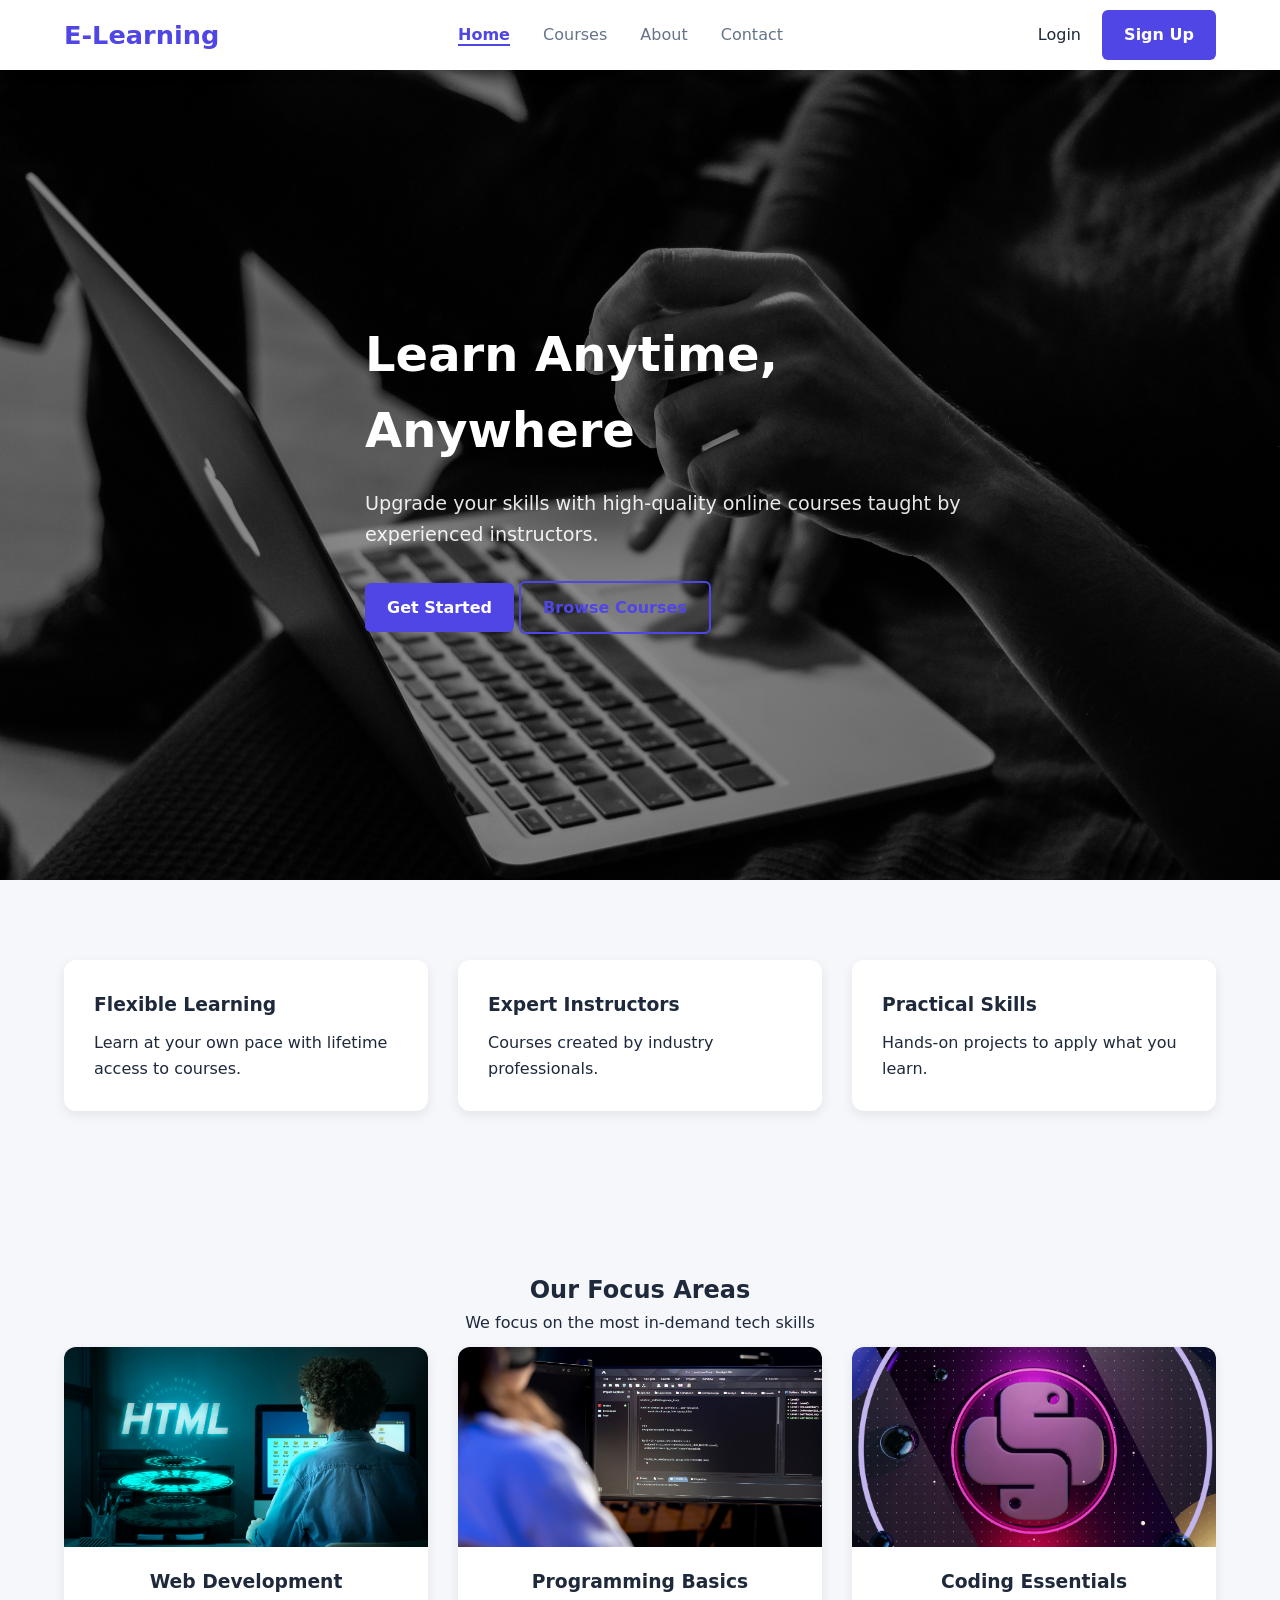
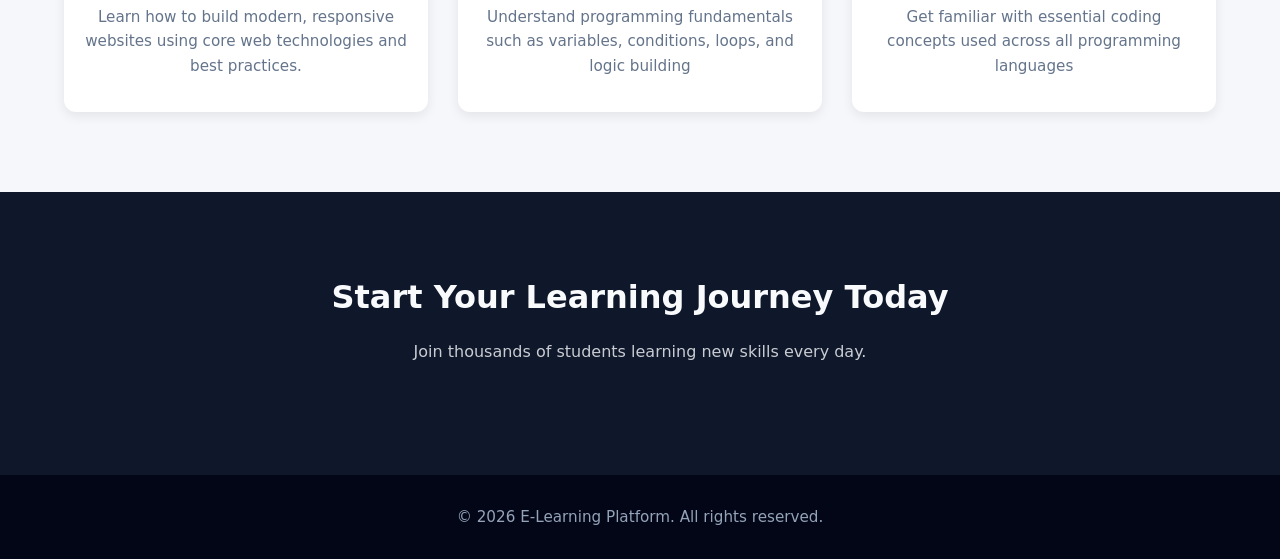
<file: index.html>
<!doctype html>
<html lang="en">
  <head>
    <meta charset="UTF-8" />
    <title>E-Learning Platform</title>
    <meta name="viewport" content="width=device-width, initial-scale=1.0" />

    <!-- Main Global Styles -->
    <link rel="stylesheet" href="css/style.css" />
  </head>
  <body>
    <!-- ================= header / nav_bar ================= -->
    <header class="site-header">
      <div class="container navbar">
        <a href="index.html" class="logo">E-Learning</a>

        <nav class="nav-links">
          <a href="index.html">Home</a>
          <a href="courses.html">Courses</a>
          <a href="about.html">About</a>
          <a href="contact.html">Contact</a>
        </nav>

        <div class="auth-links" id="authLinks">
          <a href="auth.html#registerForm" id="loginBtn">Login</a>
          <a href="auth.html#loginForm" id="registerBtn" class="btn btn-primary"
            >Sign Up</a
          >
        </div>
      </div>
    </header>

    <!-- ================= main content ================= -->
    <main>
      <!-- ================= hero ================= -->
      <section class="hero">
        <div class="container hero-content">
          <h1>Learn Anytime, Anywhere</h1>
          <p>
            Upgrade your skills with high-quality online courses taught by
            experienced instructors.
          </p>

          <div>
            <a href="auth.html" class="btn btn-primary">Get Started</a>
            <a href="courses.html" class="btn btn-outline">Browse Courses</a>
          </div>
        </div>
      </section>

      <!-- ================= features ================= -->
      <section class="section">
        <div class="container">
          <div class="features">
            <div class="feature-card">
              <h3>Flexible Learning</h3>
              <p>Learn at your own pace with lifetime access to courses.</p>
            </div>

            <div class="feature-card">
              <h3>Expert Instructors</h3>
              <p>Courses created by industry professionals.</p>
            </div>

            <div class="feature-card">
              <h3>Practical Skills</h3>
              <p>Hands-on projects to apply what you learn.</p>
            </div>
          </div>
        </div>
      </section>

      <!-- ================= Focus Areas ================= -->
      <section class="section">
        <div class="container text-center">
          <h2>Our Focus Areas</h2>
          <p class="text-muted focus">We focus on the most in-demand tech skills</p>

          <div class="course-grid">
            <div class="course-card">
              <img src="assets/images/html.jpg" alt="Web Development" />
              <div class="course-card-content">
                <h3>Web Development</h3>
                <p>
                  Learn how to build modern, responsive websites using core web
                  technologies and best practices.
                </p>
              </div>
            </div>

            <div class="course-card">
              <img src="assets/images/js.jpg" alt="Programming Basics" />
              <div class="course-card-content">
                <h3>Programming Basics</h3>
                <p>
                  Understand programming fundamentals such as variables,
                  conditions, loops, and logic building
                </p>
              </div>
            </div>

            <div class="course-card">
              <img src="assets/images/python.jpg" alt="Coding Essentials" />
              <div class="course-card-content">
                <h3>Coding Essentials</h3>
                <p>
                  Get familiar with essential coding concepts used across all
                  programming languages
                </p>
              </div>
            </div>
          </div>
        </div>
      </section>

      <!-- ================= cta ================= -->
      <section class="cta">
        <div class="container">
          <h2>Start Your Learning Journey Today</h2>
          <p>Join thousands of students learning new skills every day.</p>
        </div>
      </section>
    </main>

    <!-- =================footer ================= -->
    <footer>
      <p>© 2026 E-Learning Platform. All rights reserved.</p>
    </footer>
    <script src="js/auth.js"></script>
    <script src="js/main.js"></script>
  </body>
</html>
</file>
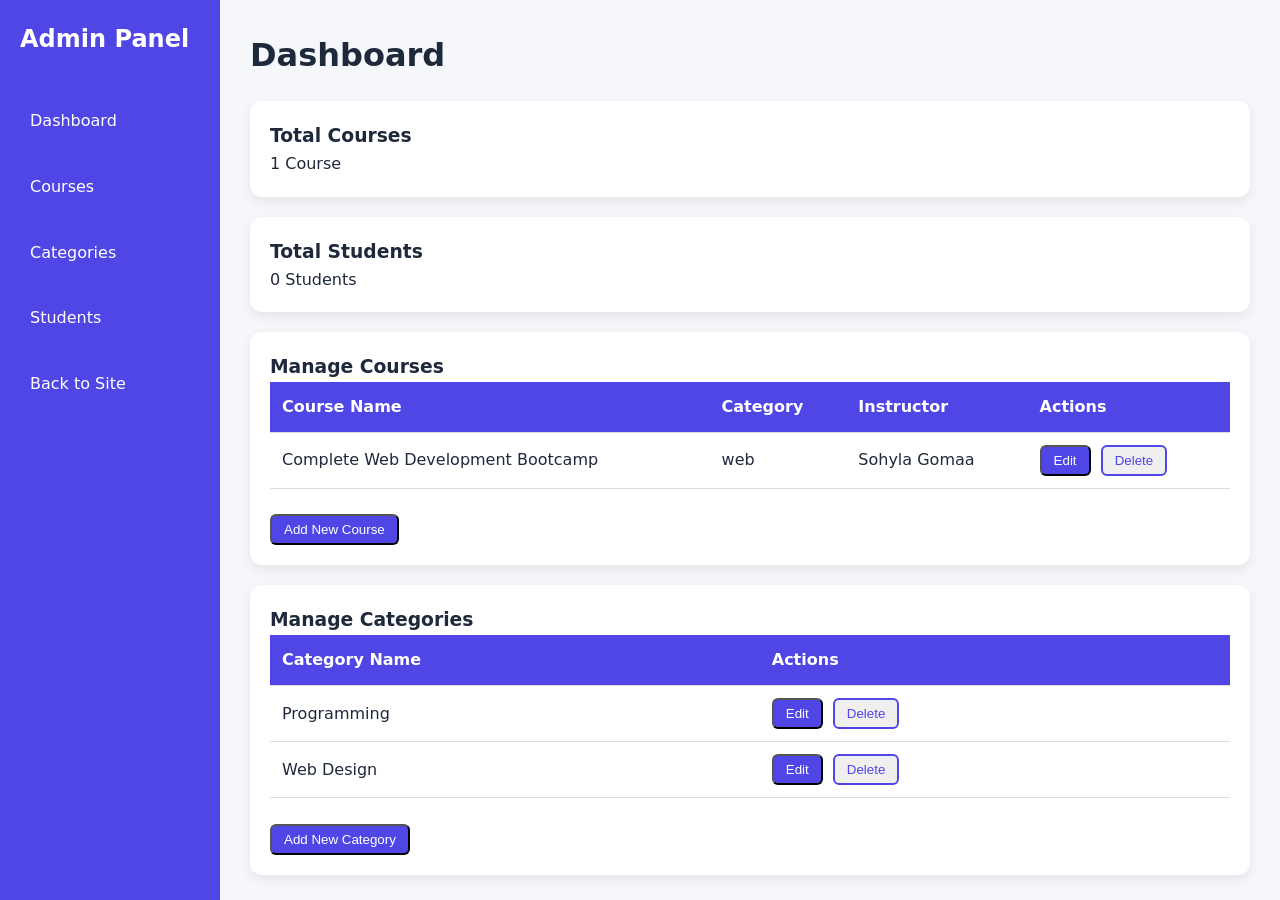
<file: admin.html>
<!doctype html>
<html lang="en">
  <head>
    <meta charset="UTF-8" />
    <title>Admin Dashboard - E-Learning</title>
    <meta name="viewport" content="width=device-width, initial-scale=1.0" />
    <link rel="stylesheet" href="css/style.css" />
    <link rel="stylesheet" href="css/admin.css" />
    <style>
      /* Simple admin dashboard styles */
      body {
        display: flex;
        min-height: 100vh;
        background: var(--bg-main);
        font-family: var(--font-main);
      }

      /* Sidebar */
      .sidebar {
        width: 220px;
        background: var(--primary);
        color: white;
        display: flex;
        flex-direction: column;
        padding: 20px;
      }

      .sidebar h2 {
        margin-bottom: 30px;
        font-size: 1.5rem;
      }

      .sidebar a {
        color: white;
        text-decoration: none;
        margin: 10px 0;
        font-weight: 500;
        padding: 10px;
        border-radius: var(--radius-sm);
        transition: var(--transition);
      }

      .sidebar a:hover {
        background: var(--primary-dark);
      }

      /* Main content */
      .main-content {
        flex: 1;
        padding: 30px;
      }

      .main-content h1 {
        margin-bottom: 20px;
      }

      /* Card style for dashboard items */
      .card {
        background: var(--bg-white);
        padding: 20px;
        border-radius: var(--radius-md);
        box-shadow: var(--shadow-sm);
        margin-bottom: 20px;
      }

      /* Table styling */
      table {
        width: 100%;
        border-collapse: collapse;
      }

      table th,
      table td {
        padding: 12px;
        text-align: left;
        border-bottom: 1px solid #ddd;
      }

      table th {
        background: var(--primary);
        color: white;
      }

      /* Buttons */
      .btn {
        padding: 6px 12px;
        border-radius: var(--radius-sm);
        cursor: pointer;
        font-weight: 500;
        margin-right: 5px;
      }

      .btn-primary {
        background: var(--primary);
        color: white;
      }

      .btn-primary:hover {
        background: var(--primary-dark);
      }

      .btn-outline {
        border: 2px solid var(--primary);
        color: var(--primary);
      }

      .btn-outline:hover {
        background: var(--primary);
        color: white;
      }

      /* Container that holds all lessons */
      #lessonsContainer {
        max-height: 200px; /* Maximum height before scrolling starts */
        overflow-y: auto; /* Adds scrollbar automatically */
        border: 1px solid #ddd; /* visual border */
        border-radius: 5px;
        padding: 15px;
        background-color: #f9f9f9;
        margin-bottom: 20px;

        /* Optional: Smooth scrolling */
        scroll-behavior: smooth;
      }

      /* Individual Lesson Card Style */
      .lesson-item {
        background: white;
        padding: 15px;
        border: 1px solid #eee;
        border-left: 4px solid #667eea; /* Color accent */
        margin-bottom: 15px;
        border-radius: 5px;
        box-shadow: 0 2px 5px rgba(0, 0, 0, 0.05);
      }

      .lesson-item label {
        font-weight: bold;
        font-size: 0.9em;
        margin-top: 10px;
        display: block;
      }

      .lesson-item input {
        width: 100%;
        padding: 8px;
        margin-top: 5px;
        border: 1px solid #ccc;
        border-radius: 4px;
      }
    </style>
  </head>
  <body>
    <!-- ================= side bar ================= -->
    <aside class="sidebar">
      <h2>Admin Panel</h2>
      <a href="#dashboard">Dashboard</a>
      <a href="#courses">Courses</a>
      <a href="#categories">Categories</a>
      <a href="#students">Students</a>

      <a href="index.html">Back to Site</a>
    </aside>

    <!-- ================= main content ================= -->
    <div class="main-content">
      <h1>Dashboard</h1>

      <div class="card">
        <h3>Total Courses</h3>
        <p id="totalCourses">12 Courses</p>
      </div>

      <div class="card">
        <h3>Total Students</h3>
        <p id="totalStudents">150 Students</p>
      </div>

      <div class="card" id="courses">
        <h3>Manage Courses</h3>
        <table>
          <thead>
            <tr>
              <th>Course Name</th>
              <th>Category</th>
              <th>Instructor</th>
              <th>Actions</th>
            </tr>
          </thead>
          <tbody id="coursesTableBody">
            <tr>
              <td>JavaScript Basics</td>
              <td>Programming</td>
              <td>Omar Abdelstar</td>
              <td>
                <button class="btn btn-primary">Edit</button>
                <button class="btn btn-outline">Delete</button>
              </td>
            </tr>
            <tr>
              <td>HTML & CSS</td>
              <td>Web Design</td>
              <td>Omar Abdelstar</td>
              <td>
                <button class="btn btn-primary">Edit</button>
                <button class="btn btn-outline">Delete</button>
              </td>
            </tr>
          </tbody>
        </table>
        <br />
        <button class="btn btn-primary" onclick="openAddForm()">
          Add New Course
        </button>
      </div>

      <div class="card" id="categories">
        <h3>Manage Categories</h3>
        <table>
          <thead>
            <tr>
              <th>Category Name</th>
              <th>Actions</th>
            </tr>
          </thead>
          <tbody id="categoriesTableBody"></tbody>
        </table>
        <br />
        <button class="btn btn-primary" onclick="openAddCategoryForm()">
          Add New Category
        </button>
      </div>
    </div>

    <!-- ===== course ===== -->
    <div id="courseModal" class="modal hidden">
      <div class="modal-content">
        <h2 id="formTitle">Add Course</h2>

        <form id="courseForm">
          <input type="hidden" id="courseId" />

          <label>Title</label>
          <input type="text" id="title" />
          <span class="error" id="titleError"></span>

          <label>Description</label>
          <textarea id="description"></textarea>
          <span class="error" id="descriptionError"></span>

          <label>Category</label>
          <select id="categorySelect"></select>
          <span class="error" id="categoryError"></span>

          <label>Image URL</label>
          <input type="text" id="image" />
          <span class="error" id="imageError"></span>

          <label>Instructor</label>
          <input type="text" id="instructor" />
          <span class="error" id="instructorError"></span>

          <label>Instructor Bio</label>
          <textarea id="instructorBio"></textarea>
          <!-- ===== LESSONS SECTION ===== -->
          <hr />
          <h3>Lessons</h3>

          <div id="lessonsContainer"></div>

          <button
            type="button"
            class="btn btn-outline"
            onclick="addLessonField()"
          >
            + Add Lesson
          </button>

          <div class="actions">
            <button type="submit" class="btn btn-primary">Save</button>
            <button
              type="button"
              class="btn btn-outline"
              onclick="closeModal()"
            >
              Cancel
            </button>
          </div>
        </form>
      </div>
    </div>

    <!-- ===== category ===== -->
    <div id="categoryModal" class="modal hidden">
      <div class="modal-content">
        <h2 id="categoryFormTitle">Add Category</h2>

        <form id="categoryForm">
          <input type="hidden" id="categoryId" />

          <label>Category Name</label>
          <input type="text" id="categoryName" />
          <span class="error" id="categoryNameError"></span>

          <div class="actions">
            <button type="submit" class="btn btn-primary">Save</button>
            <button
              type="button"
              class="btn btn-outline"
              onclick="closeCategoryModal()"
            >
              Cancel
            </button>
          </div>
        </form>
      </div>
    </div>

    <script src="js/course.js"></script>
    <script src="js/category.js"></script>
    <script src="js/admin.js"></script>
  </body>
</html>
</file>
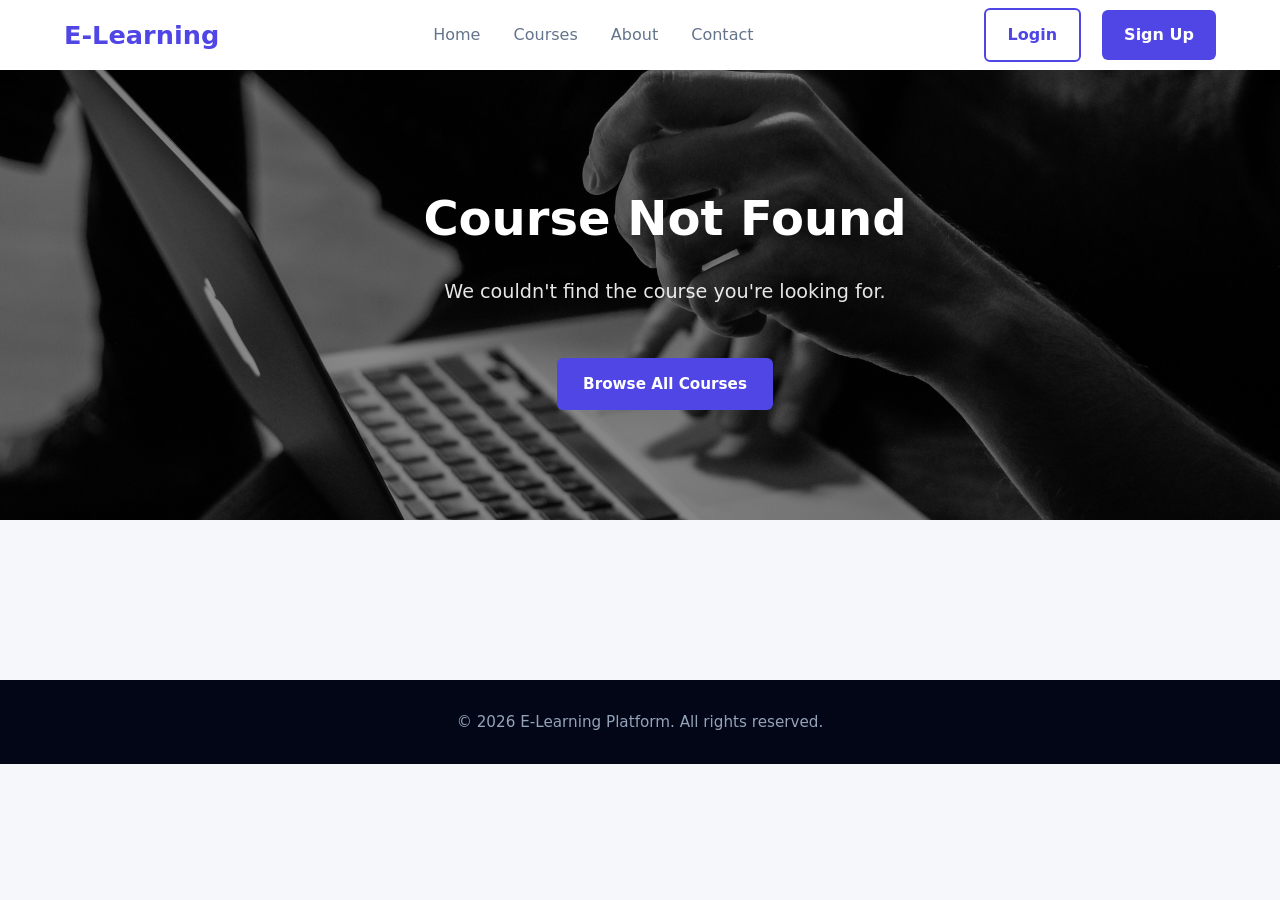
<file: course-details.html>
<!doctype html>
<html lang="en">
  <head>
    <meta charset="UTF-8" />
    <title>Course Details</title>
    <meta name="viewport" content="width=device-width, initial-scale=1.0" />
    <link rel="stylesheet" href="css/style.css" />
    <link rel="stylesheet" href="css/course-details.css" />
  </head>
  <body>
    <!-- ================= header ================= -->
    <header class="site-header">
      <div class="container navbar">
        <a href="index.html" class="logo">E-Learning</a>
        <nav class="nav-links">
          <a href="index.html">Home</a>
          <a href="courses.html">Courses</a>
          <a href="about.html">About</a>
          <a href="contact.html">Contact</a>
        </nav>
        <div class="auth-links" id="authLinks">
          <a href="auth.html" class="btn btn-outline">Login</a>
          <a href="auth.html" class="btn btn-primary">Sign Up</a>
        </div>
      </div>
    </header>

    <!-- ================= hero / couse title  ================= -->
    <section class="course-hero">
      <div class="container hero-content" id="courseHero">
        <!-- Dynamic course hero will be injected here -->
      </div>
    </section>

    <!-- ================= course content will be added dynamically ================= -->
    <section class="course-content section">
      <div class="container" id="courseContent">
        <!-- Dynamic tabs and content will be injected here -->
      </div>
    </section>

    <!-- ================= footer ================= -->
    <footer>
      <p>© 2026 E-Learning Platform. All rights reserved.</p>
    </footer>

    <script src="js/course-details.js"></script>
    <script src="js/enroll.js"></script>
    <script src="js/main.js"></script>
  </body>
</html>
</file>
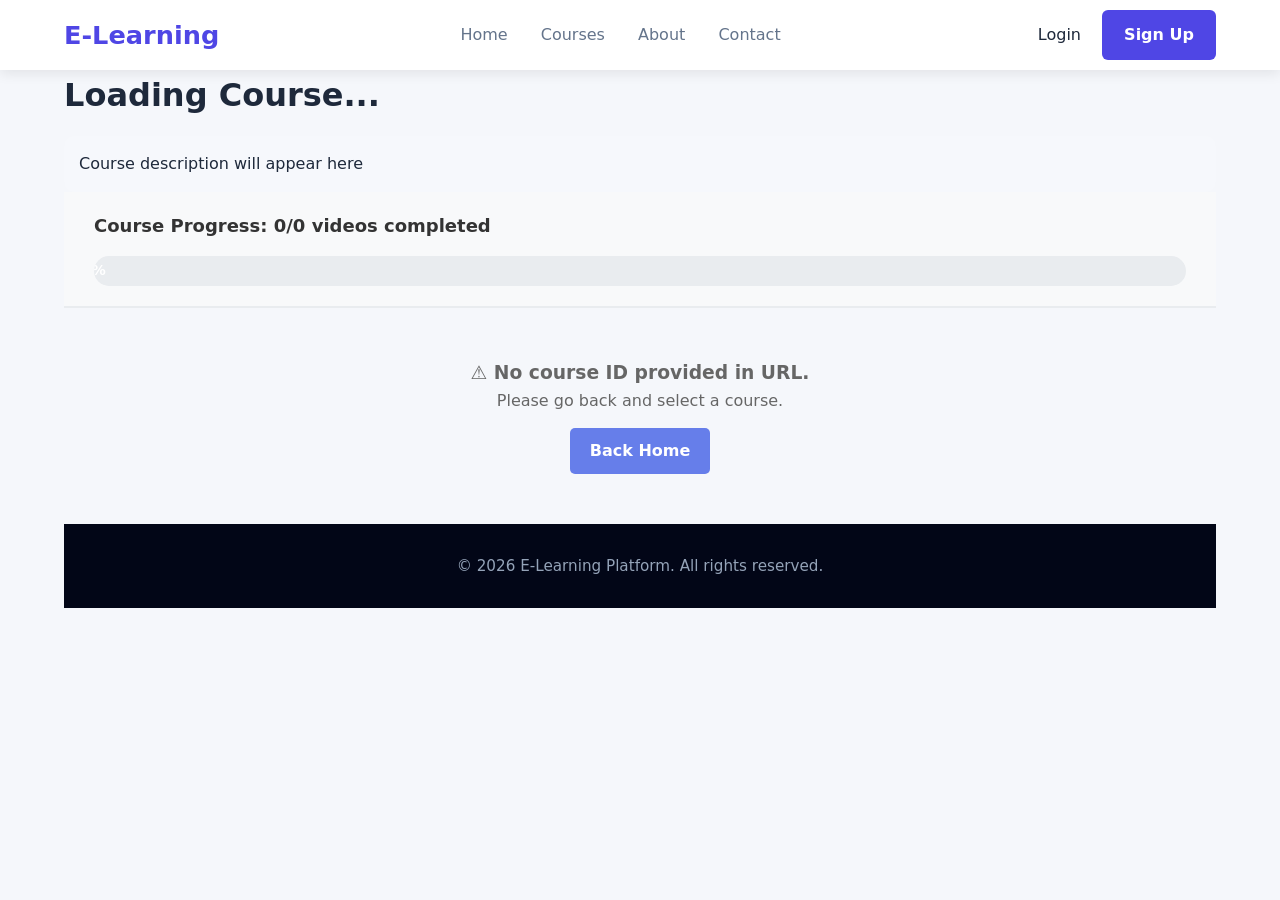
<file: playlist.html>
<!doctype html>
<html lang="en">
  <head>
    <meta charset="UTF-8" />
    <meta name="viewport" content="width=device-width, initial-scale=1.0" />
    <title>E-Learning Course Platform</title>
    <link rel="stylesheet" href="css/style.css" />
    <link rel="stylesheet" href="css/playlist.css" />
  </head>
  <body>
    <header class="site-header">
      <div class="container navbar">
        <a href="index.html" class="logo">E-Learning</a>

        <nav class="nav-links">
          <a href="index.html">Home</a>
          <a href="courses.html">Courses</a>
          <a href="about.html">About</a>
          <a href="contact.html">Contact</a>
        </nav>

        <div class="auth-links" id="authLinks">
          <a href="auth.html#registerForm" id="loginBtn">Login</a>
          <a href="auth.html#loginForm" id="registerBtn" class="btn btn-primary"
            >Sign Up</a
          >
        </div>
      </div>
    </header>

    <div class="container">
      <div class="header">
        <h1 id="courseTitle">Loading Course...</h1>
        <div class="course-info">
          <p id="courseDescription">Course description will appear here</p>
          <div id="certifiedBadge" class="certified-badge">✓ CERTIFIED</div>
        </div>
      </div>

      <div class="progress-section">
        <div class="progress-header">
          <div class="progress-text">
            Course Progress:
            <span id="progressStats">0/0 videos completed</span>
          </div>
          <button
            id="viewCertBtn"
            class="certificate-button"
            onclick="viewMyCertificate()"
          >
            <span>🎓</span>
            <span>View My Certificate</span>
          </button>
        </div>
        <div class="progress-bar-container">
          <div class="progress-bar" id="progressBar">0%</div>
        </div>
      </div>

      <div class="content-wrapper" id="contentWrapper">
  <div class="video-section">
    <div class="video-container">
      <iframe
        id="videoPlayer"
        src=""
        allow="accelerometer; autoplay; clipboard-write; encrypted-media; gyroscope; picture-in-picture;"
        allowfullscreen
      ></iframe>
    </div>
    
    <div class="video-header">
      <div class="video-title" id="currentVideoTitle">
        Select a video to start learning
      </div>
      <div class="video-controls">
        <button id="prevBtn" class="nav-btn" onclick="playPrevVideo()">
          ← Previous
        </button>
        <button id="nextBtn" class="nav-btn" onclick="playNextVideo()">
          Next →
        </button>
      </div>
    </div>
  </div>

  <div class="playlist-section">
    <h2>Course Playlist</h2>
    <div id="playlistContainer"></div>
  </div>
</div>
       

    <div id="formModal" class="modal-overlay">
      <div class="form-modal">
        <div class="emoji">🎉</div>
        <h2>Congratulations!</h2>
        <p>
          You've successfully completed the entire course! Please enter your
          details below to generate your official certificate of completion.
        </p>

        <form id="certForm" onsubmit="handleFormSubmit(event)">
          <div class="form-group">
            <label for="nameInput">Full Name *</label>
            <input
              type="text"
              id="nameInput"
              required
              placeholder="Enter your full name"
              autocomplete="name"
            />
          </div>

          <div class="form-group">
            <label for="emailInput">Email Address (Optional)</label>
            <input
              type="email"
              id="emailInput"
              placeholder="Enter your email address"
              autocomplete="email"
            />
          </div>

          <button type="submit" class="submit-btn">
            🎓 Generate My Certificate
          </button>
        </form>
      </div>
    </div>

    <div id="certModal" class="modal-overlay">
      <div class="certificate-modal">
        <div class="certificate">
          <div class="cert-header">
            <div class="cert-logo">🎓</div>
            <h1 class="cert-title">CERTIFICATE</h1>
            <p class="cert-subtitle">OF COMPLETION</p>
          </div>

          <div class="cert-body">
            <p class="cert-text">This is to certify that</p>
            <h2 class="cert-name" id="displayName">Student Name</h2>
            <p class="cert-text">has successfully completed the course</p>
            <h3 class="cert-course" id="displayCourse">Course Title</h3>
            <p class="cert-text">
              demonstrating dedication, commitment, and excellence in learning
            </p>
          </div>

          <div class="cert-footer">
            <div class="cert-signature">
              <div class="signature-line">Course Instructor</div>
              <p class="cert-date" id="displayDate">Date</p>
            </div>
            <div class="cert-signature">
              <div class="signature-line">Platform Director</div>
              <p class="cert-date">E-Learning Academy</p>
            </div>
          </div>

          <div class="cert-id">
            Certificate ID: <span id="displayId">CERT-XXXXXX</span>
          </div>
        </div>

        <div class="modal-actions">
          <button class="action-btn download-btn" onclick="printCertificate()">
            📥 Download PDF
          </button>
          <button class="action-btn close-btn" onclick="closeCertModal()">
            Close
          </button>
        </div>
      </div>
    </div>
    <footer>
      <p>© 2026 E-Learning Platform. All rights reserved.</p>
    </footer>
    <script src="js/main.js"></script>
    <script src="js/playlist.js"></script>
  </body>
</html>
</file>
<file: css/style.css>
:root {
  --primary: #4f46e5;
  --primary-dark: #4338ca;
  --secondary: #22c55e;
  --danger: #ef4444;
  --bg-main: #f5f7fb;
  --bg-white: #ffffff;
  --bg-dark: #0f172a;
  --text-main: #1e293b;
  --text-muted: #64748b;
  --text-light: #f8fafc;
  --font-main: "Inter", system-ui, sans-serif;
  --fs-xl: 3rem;
  --fs-lg: 2rem;
  --fs-md: 1.2rem;
  --fs-sm: 0.95rem;
  --radius-sm: 6px;
  --radius-md: 12px;
  --radius-lg: 20px;
  --shadow-sm: 0 4px 12px rgba(0, 0, 0, 0.08);
  --shadow-md: 0 10px 30px rgba(0, 0, 0, 0.12);
  --transition: 0.3s ease;
}

*,
*::before,
*::after {
  box-sizing: border-box;
  margin: 0;
  padding: 0;
}

body {
  font-family: var(--font-main);
  background: var(--bg-main);
  color: var(--text-main);
  line-height: 1.6;
  height: 100vh;
}

a {
  text-decoration: none;
  color: inherit;
}

img {
  max-width: 100%;
  display: block;
}

.container {
  width: 90%;
  max-width: 1200px;
  margin: auto;
}

.section {
  padding: 80px 0;
}

.text-center {
  text-align: center;
}

.hidden {
  display: none;
}

.btn {
  display: inline-block;
  padding: 12px 22px;
  border-radius: var(--radius-sm);
  font-weight: 600;
  transition: var(--transition);
  cursor: pointer;
}

.btn-primary {
  background: var(--primary);
  color: white;
}

.btn-primary:hover {
  background: var(--primary-dark);
}

.btn-outline {
  border: 2px solid var(--primary);
  color: var(--primary);
}

.btn-outline:hover {
  background: var(--primary);
  color: white;
}

.site-header {
  background: var(--bg-white);
  box-shadow: var(--shadow-sm);
  position: sticky;
  top: 0;
  z-index: 1000;
}

.navbar {
  display: flex;
  align-items: center;
  justify-content: space-between;
  height: 70px;
}

.logo {
  font-size: 1.6rem;
  font-weight: 800;
  color: var(--primary);
}

.nav-links a {
  margin: 0 14px;
  font-weight: 500;
  color: var(--text-muted);
}

.nav-links a:hover {
  color: var(--primary);
}

.auth-links a {
  margin-left: 16px;
}

.hero {
  background-image: url("../assets/images/Hero.jpg");
  background-size: cover;
  background-position: center;
  background-repeat: no-repeat;
  min-height: 90vh;
  display: flex;
  align-items: center;
  position: relative;
  color: white;
  text-align: left;
  padding-left: 50px;
}

.hero::before {
  content: "";
  position: absolute;
  inset: 0;
  background: rgba(0, 0, 0, 0.4); /* adjust darkness (0.4 = 40%) */
  z-index: 1;
}

.hero-content {
  position: relative;
  z-index: 2;
  max-width: 600px;
}

.hero h1 {
  font-size: var(--fs-xl);
  margin-bottom: 20px;
}

.hero p {
  font-size: var(--fs-md);
  opacity: 0.9;
  margin-bottom: 30px;
}

.features {
  display: grid;
  grid-template-columns: repeat(auto-fit, minmax(250px, 1fr));
  gap: 30px;
}

.feature-card {
  background: var(--bg-white);
  padding: 30px;
  border-radius: var(--radius-md);
  box-shadow: var(--shadow-sm);
  transition: var(--transition);
}

.feature-card:hover {
  transform: translateY(-6px);
}

.feature-card h3 {
  margin-bottom: 10px;
}

.course-grid {
  display: grid;
  grid-template-columns: repeat(auto-fit, minmax(280px, 1fr));
  gap: 30px;
}
.focus {
  margin-bottom: 12px;
}
.course-card {
  background: var(--bg-white);
  border-radius: var(--radius-md);
  overflow: hidden;
  box-shadow: var(--shadow-sm);
  transition: var(--transition);
}

.course-card:hover {
  transform: translateY(-8px);
  box-shadow: var(--shadow-md);
}

.course-card img {
  height: 200px;
  object-fit: cover;
  width: 100%;
}

.course-card-content {
  padding: 20px;
}

.course-card h3 {
  margin-bottom: 8px;
}

.course-card p {
  color: var(--text-muted);
  font-size: var(--fs-sm);
  margin-bottom: 14px;
}

.cta {
  background: var(--bg-dark);
  color: var(--text-light);
  padding: 80px 0;
  text-align: center;
}

.cta h2 {
  font-size: var(--fs-lg);
  margin-bottom: 16px;
}

.cta p {
  opacity: 0.8;
  margin-bottom: 30px;
}

footer {
  background: #020617;
  color: #94a3b8;
  text-align: center;
  padding: 30px 0;
  font-size: var(--fs-sm);
}

@media (max-width: 768px) {
  .hero h1 {
    font-size: 2.2rem;
  }

  .navbar {
    flex-direction: column;
    height: auto;
    padding: 16px 0;
  }

  .nav-links {
    margin: 10px 0;
  }
}

.wishlist-btn,
#wish {
  display: inline-flex;
  align-items: center;
  gap: 6px;
  padding: 10px 18px;
  font-size: var(--fs-sm);
  font-weight: 600;
  border-radius: var(--radius-sm);
  border: 2px solid var(--secondary);
  color: var(--secondary);
  background: transparent;
  cursor: pointer;
  transition: var(--transition);
  margin-top: 5px;
}

.wishlist-btn:hover,
#wish:hover {
  background: var(--secondary);
  color: var(--bg-white);
  transform: translateY(-3px);
  box-shadow: var(--shadow-sm);
}

.wishlist-btn:disabled,
#wish:disabled {
  opacity: 0.6;
  cursor: not-allowed;
  transform: none;
  box-shadow: none;
  background: var(--bg-white);
  color: var(--text-muted);
  border-color: var(--text-muted);
}

.wishlist-btn::before,
#wish::before {
  content: "♥";
  font-size: 1rem;
  color: var(--secondary);
}

.nav-links a.active {
  color: var(--primary);
  font-weight: 700;
  border-bottom: 2px solid var(--primary);
}
</file>
<file: css/admin.css>
.modal {
  position: fixed;
  inset: 0;
  background: rgba(0, 0, 0, 0.5);
  display: flex;
  align-items: center;
  justify-content: center;
}

.modal.hidden {
  display: none;
}

.modal-content {
  background: #fff;
  padding: 20px;
  width: 400px;
  border-radius: 8px;
}

.modal-content label {
  margin-top: 10px;
  display: block;
}

.modal-content input,
.modal-content textarea {
  width: 100%;
  padding: 8px;
  margin-top: 5px;
}

.error {
  color: red;
  font-size: 12px;
}

.actions {
  margin-top: 15px;
  text-align: right;
}
</file>
<file: css/course-details.css>
.course-hero {
  background:
    linear-gradient(rgba(0, 0, 0, 0.4), rgba(0, 0, 0, 0.4)),
    url("../assets/images/Hero.jpg") center/cover no-repeat; /* fallback hero image */
  min-height: 50vh;
  display: flex;
  align-items: center;
  color: #fff;
  text-align: left;
  padding-left: 50px;
}

.course-hero h1 {
  font-size: var(--fs-xl);
  margin-bottom: 20px;
}

.course-hero p {
  font-size: var(--fs-md);
  margin-bottom: 30px;
  opacity: 0.9;
}

.course-hero .btn {
  padding: 14px 26px;
  font-size: var(--fs-sm);
}

.course-content {
  background: var(--bg-main);
}

.course-tabs {
  display: flex;
  gap: 10px;
  margin-bottom: 20px;
  flex-wrap: wrap;
}

.tab-btn {
  padding: 10px 20px;
  background: var(--bg-white);
  border: none;
  border-radius: var(--radius-sm);
  box-shadow: var(--shadow-sm);
  cursor: pointer;
  transition: var(--transition);
  font-weight: 600;
}

.tab-btn.active {
  background: var(--primary);
  color: #fff;
  box-shadow: var(--shadow-md);
}

.tab-btn:hover {
  background: var(--primary-dark);
  color: #fff;
}

.tab-content {
  display: none;
  padding: 20px 0;
}

.tab-content.active {
  display: block;
}

.instructor {
  display: flex;
  align-items: center;
  gap: 20px;
  margin-top: 20px;
  background: var(--bg-white);
  padding: 20px;
  border-radius: var(--radius-md);
  box-shadow: var(--shadow-sm);
}

.instructor img {
  width: 120px;
  height: 120px;
  object-fit: cover;
  border-radius: 50%;
  box-shadow: var(--shadow-sm);
}

.instructor h3 {
  margin-bottom: 8px;
  font-size: var(--fs-lg);
}

.instructor p {
  color: var(--text-muted);
}

.course-lessons ul {
  list-style: none;
  padding-left: 0;
}

.course-lessons li {
  background: var(--bg-white);
  padding: 15px 20px;
  margin-bottom: 12px;
  border-radius: var(--radius-md);
  box-shadow: var(--shadow-sm);
}

.course-lessons li strong {
  display: block;
  color: var(--primary);
  margin-bottom: 5px;
}

.review {
  background: var(--bg-white);
  padding: 15px 20px;
  border-radius: var(--radius-md);
  margin-bottom: 12px;
  box-shadow: var(--shadow-sm);
}

.review strong {
  color: var(--primary);
}

.course-cta {
  text-align: center;
  margin-top: 30px;
}

.course-cta .btn {
  padding: 14px 28px;
  font-size: var(--fs-md);
}

@media (max-width: 768px) {
  .course-hero {
    text-align: center;
    padding: 40px 20px;
  }

  .course-hero h1 {
    font-size: 2.2rem;
  }

  .instructor {
    flex-direction: column;
    text-align: center;
  }

  .instructor img {
    margin-bottom: 15px;
  }

  .course-tabs {
    justify-content: center;
  }
}
</file>
<file: css/playlist.css>
.course-info {
  background: rgba(255, 255, 255, 0.1);
  padding: 15px;
  border-radius: 10px;
  margin-top: 15px;
  position: relative;
}

.certified-badge {
  position: absolute;
  top: -10px;
  right: 20px;
  background: #28a745;
  color: white;
  padding: 8px 16px;
  border-radius: 20px;
  font-size: 14px;
  font-weight: 600;
  box-shadow: 0 4px 12px rgba(40, 167, 69, 0.4);
  animation: bounce 2s infinite;
  display: none;
}
@keyframes bounce {
  0%,
  100% {
    transform: translateY(0);
  }
  50% {
    transform: translateY(-5px);
  }
}

.progress-section {
  padding: 20px 30px;
  background: #f8f9fa;
  border-bottom: 2px solid #e9ecef;
}
.progress-header {
  display: flex;
  justify-content: space-between;
  align-items: center;
  margin-bottom: 15px;
  flex-wrap: wrap;
  gap: 15px;
}
.progress-text {
  font-size: 18px;
  color: #333;
  font-weight: 600;
}

.certificate-button {
  background: linear-gradient(135deg, #28a745 0%, #20c997 100%);
  color: white;
  border: none;
  padding: 12px 24px;
  border-radius: 25px;
  font-size: 16px;
  font-weight: 600;
  cursor: pointer;
  transition: all 0.3s ease;
  display: none;
  align-items: center;
  gap: 8px;
  box-shadow: 0 4px 12px rgba(40, 167, 69, 0.3);
}
.certificate-button:hover {
  transform: translateY(-2px);
  box-shadow: 0 6px 20px rgba(40, 167, 69, 0.4);
}

.progress-bar-container {
  background: #e9ecef;
  height: 30px;
  border-radius: 15px;
  overflow: hidden;
  position: relative;
}
.progress-bar {
  height: 100%;
  width: 0%;
  background: linear-gradient(90deg, #667eea 0%, #764ba2 100%);
  transition: width 0.5s ease;
  display: flex;
  align-items: center;
  justify-content: center;
  color: white;
  font-weight: bold;
  font-size: 14px;
}

.content-wrapper {
  display: grid;
  grid-template-columns: 1fr 400px;
  gap: 0;
}
.video-section {
  padding: 30px;
  background: #000;
}
.video-container {
  position: relative;
  padding-bottom: 56.25%;
  height: 0;
  overflow: hidden;
  border-radius: 10px;
  background: #000;
}
.video-container iframe {
  position: absolute;
  top: 0;
  left: 0;
  width: 100%;
  height: 100%;
  border: none;
}
.video-title {
  color: white;
  font-size: 24px;
  margin-top: 20px;
  padding: 15px;
  background: rgba(255, 255, 255, 0.1);
  border-radius: 10px;
}

.playlist-section {
  background: #f8f9fa;
  padding: 30px 20px;
  overflow-y: auto;
  max-height: 800px;
}
.playlist-section h2 {
  color: #333;
  margin-bottom: 20px;
  font-size: 22px;
}
.playlist-item {
  background: white;
  padding: 15px;
  margin-bottom: 12px;
  border-radius: 10px;
  cursor: pointer;
  transition: all 0.3s ease;
  border: 2px solid transparent;
  display: flex;
  align-items: center;
  gap: 15px;
}
.playlist-item:hover {
  transform: translateX(-5px);
  box-shadow: 0 5px 15px rgba(0, 0, 0, 0.1);
}
.playlist-item.active {
  border-color: #667eea;
  background: linear-gradient(135deg, #667eea15 0%, #764ba215 100%);
}
.playlist-item.completed {
  background: #d4edda;
  border-color: #28a745;
}
.video-header {
  display: flex;
  justify-content: space-between;
  align-items: center;
  margin-top: 20px;
  padding: 15px;
  background: rgba(255, 255, 255, 0.1); /* Matches your existing theme */
  border-radius: 10px;
  gap: 15px;
}

.video-title {
  color: white;
  font-size: 20px;
  margin: 0;
  padding: 0;
  background: none;
}

.video-controls {
  display: flex;
  gap: 10px;
}

.nav-btn {
  background: rgba(255, 255, 255, 0.2);
  color: white;
  border: 1px solid rgba(255, 255, 255, 0.3);
  padding: 8px 16px;
  border-radius: 20px;
  cursor: pointer;
  font-size: 14px;
  transition: all 0.3s ease;
  display: flex;
  align-items: center;
  white-space: nowrap;
}

.nav-btn:hover:not(:disabled) {
  background: #667eea;
  border-color: #667eea;
  transform: translateY(-2px);
}

.nav-btn:disabled {
  opacity: 0.3;
  cursor: not-allowed;
}

@media (max-width: 768px) {
  .video-header {
    flex-direction: column;
    align-items: flex-start;
  }
  .video-controls {
    width: 100%;
    justify-content: space-between;
    margin-top: 10px;
  }
}
.video-number {
  background: #667eea;
  color: white;
  width: 40px;
  height: 40px;
  border-radius: 50%;
  display: flex;
  align-items: center;
  justify-content: center;
  font-weight: bold;
  flex-shrink: 0;
}
.playlist-item.completed .video-number {
  background: #28a745;
}
.playlist-item.active .video-number {
  background: #764ba2;
}
.video-info h3 {
  font-size: 16px;
  color: #333;
  margin-bottom: 5px;
}
.video-info p {
  font-size: 12px;
  color: #666;
}
.check-icon {
  color: #28a745;
  font-size: 24px;
  display: none;
}
.playlist-item.completed .check-icon {
  display: block;
}

.empty-state {
  text-align: center;
  padding: 60px 20px;
  color: #666;
}
.sample-data-btn {
  background: linear-gradient(135deg, #667eea 0%, #764ba2 100%);
  color: white;
  border: none;
  padding: 12px 30px;
  border-radius: 25px;
  font-size: 16px;
  cursor: pointer;
  margin-top: 20px;
  transition: transform 0.3s ease;
}
.sample-data-btn:hover {
  transform: scale(1.05);
}

.modal-overlay {
  display: none;
  position: fixed;
  top: 0;
  left: 0;
  width: 100%;
  height: 100%;
  background: rgba(0, 0, 0, 0.8);
  z-index: 99999;
  justify-content: center;
  align-items: center;
  padding: 20px;
  overflow-y: auto;
}
.modal-overlay.active {
  display: flex !important;
}

.form-modal {
  background: white;
  padding: 50px;
  border-radius: 20px;
  max-width: 550px;
  width: 100%;
  box-shadow: 0 20px 60px rgba(0, 0, 0, 0.5);
  animation: modalSlideIn 0.4s ease;
}
@keyframes modalSlideIn {
  from {
    transform: translateY(-100px);
    opacity: 0;
  }
  to {
    transform: translateY(0);
    opacity: 1;
  }
}
.form-modal h2 {
  color: #667eea;
  font-size: 36px;
  margin-bottom: 15px;
  text-align: center;
}
.form-modal .emoji {
  font-size: 64px;
  text-align: center;
  margin-bottom: 20px;
}
.form-modal p {
  color: #666;
  text-align: center;
  margin-bottom: 35px;
  line-height: 1.6;
}

.form-group {
  margin-bottom: 25px;
}
.form-group label {
  display: block;
  color: #333;
  font-weight: 600;
  margin-bottom: 10px;
}
.form-group input {
  width: 100%;
  padding: 14px 18px;
  border: 2px solid #e9ecef;
  border-radius: 10px;
  font-size: 16px;
}
.form-group input:focus {
  outline: none;
  border-color: #667eea;
  box-shadow: 0 0 0 4px rgba(102, 126, 234, 0.1);
}
.submit-btn {
  width: 100%;
  padding: 16px;
  background: linear-gradient(135deg, #667eea 0%, #764ba2 100%);
  color: white;
  border: none;
  border-radius: 12px;
  font-size: 18px;
  font-weight: 600;
  cursor: pointer;
  transition: all 0.3s ease;
}
.submit-btn:hover {
  transform: translateY(-2px);
  box-shadow: 0 6px 20px rgba(102, 126, 234, 0.5);
}

.certificate-modal {
  background: white;
  max-width: 950px;
  width: 100%;
  border-radius: 15px;
  overflow: hidden;
  animation: modalSlideIn 0.5s ease;
}
.certificate {
  background: linear-gradient(135deg, #fff 0%, #f8f9fa 100%);
  padding: 60px;
  border: 15px solid;
  border-image: linear-gradient(135deg, #667eea 0%, #764ba2 100%) 1;
  position: relative;
  text-align: center;
}
.certificate::before {
  content: "";
  position: absolute;
  top: 30px;
  left: 30px;
  right: 30px;
  bottom: 30px;
  border: 2px solid #667eea;
  pointer-events: none;
}

.cert-logo {
  font-size: 64px;
  margin-bottom: 10px;
}
.cert-title {
  font-size: 48px;
  color: #333;
  margin: 20px 0;
  font-weight: bold;
  letter-spacing: 3px;
}
.cert-subtitle {
  font-size: 22px;
  color: #666;
  letter-spacing: 2px;
}
.cert-text {
  font-size: 20px;
  color: #555;
  line-height: 2;
  margin: 25px 0;
}
.cert-name {
  font-size: 46px;
  color: #667eea;
  font-weight: bold;
  margin: 35px 0;
  border-bottom: 3px solid #333;
  padding-bottom: 15px;
  display: inline-block;
  min-width: 400px;
}
.cert-course {
  font-size: 32px;
  color: #764ba2;
  font-weight: bold;
  margin: 25px 0;
}

.cert-footer {
  display: flex;
  justify-content: space-around;
  margin-top: 70px;
  padding-top: 40px;
}
.signature-line {
  border-top: 2px solid #333;
  width: 220px;
  margin: 0 auto 15px;
  padding-top: 5px;
  font-weight: 600;
}
.cert-id {
  margin-top: 30px;
  font-size: 14px;
  color: #999;
  letter-spacing: 1px;
}

.modal-actions {
  padding: 25px;
  background: #f8f9fa;
  display: flex;
  gap: 15px;
  justify-content: center;
}
.action-btn {
  padding: 14px 32px;
  border: none;
  border-radius: 25px;
  font-size: 16px;
  cursor: pointer;
  font-weight: 600;
}
.download-btn {
  background: linear-gradient(135deg, #667eea 0%, #764ba2 100%);
  color: white;
}
.close-btn {
  background: #e9ecef;
  color: #333;
}

@media (max-width: 1024px) {
  .content-wrapper {
    grid-template-columns: 1fr;
  }
  .playlist-section {
    max-height: 500px;
  }
  .cert-name {
    font-size: 28px;
    min-width: 300px;
  }
}

@media print {
  body * {
    visibility: hidden;
  }
  .modal-overlay {
    position: absolute;
    left: 0;
    top: 0;
    background: white;
    padding: 0;
    margin: 0;
    width: 100%;
    height: 100%;
    display: block !important;
    overflow: visible;
  }
  .certificate-modal {
    box-shadow: none;
    animation: none;
    max-width: 100%;
  }
  .certificate,
  .certificate * {
    visibility: visible;
  }
  .certificate {
    border: 10px solid #667eea;
    width: 100%;
    height: 100%;
    page-break-inside: avoid;
    margin: 0;
    padding: 40px;
  }
  .modal-actions,
  .container,
  .header,
  .progress-section {
    display: none !important;
  }
}
</file>
